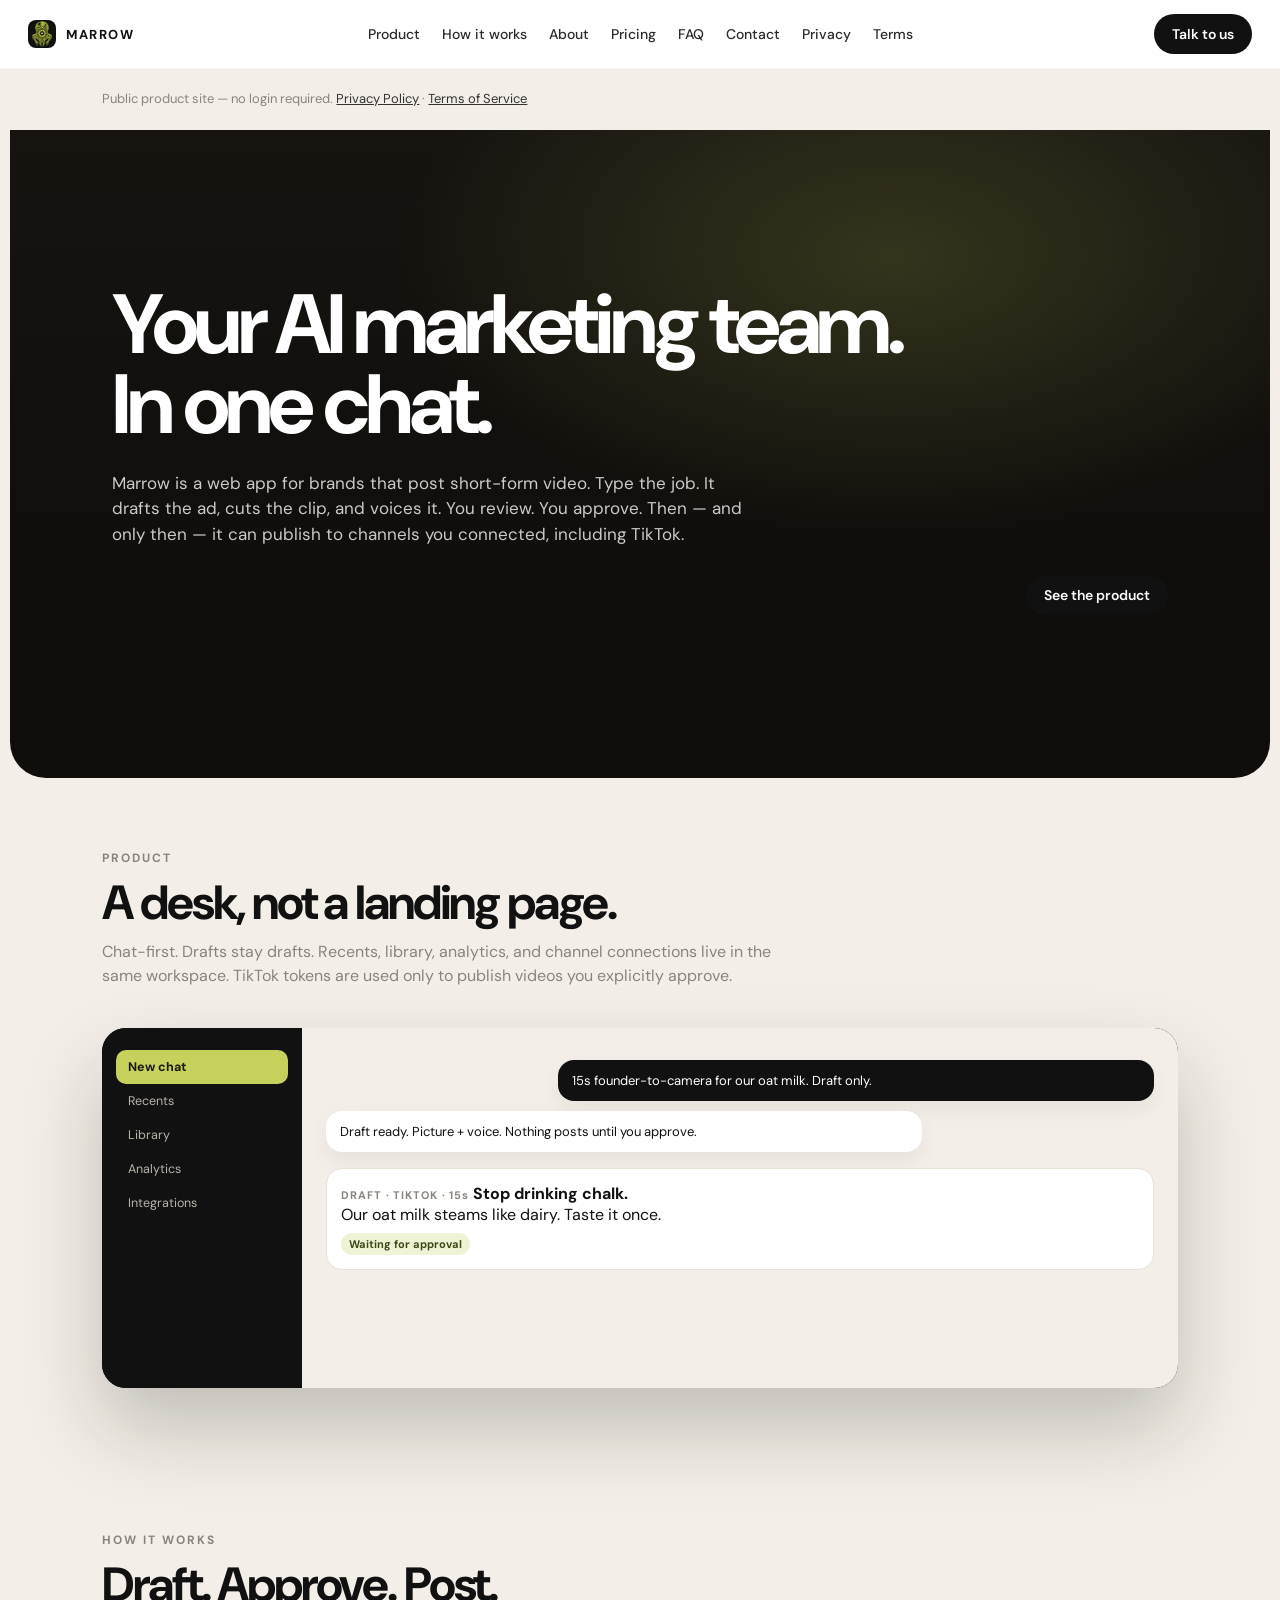
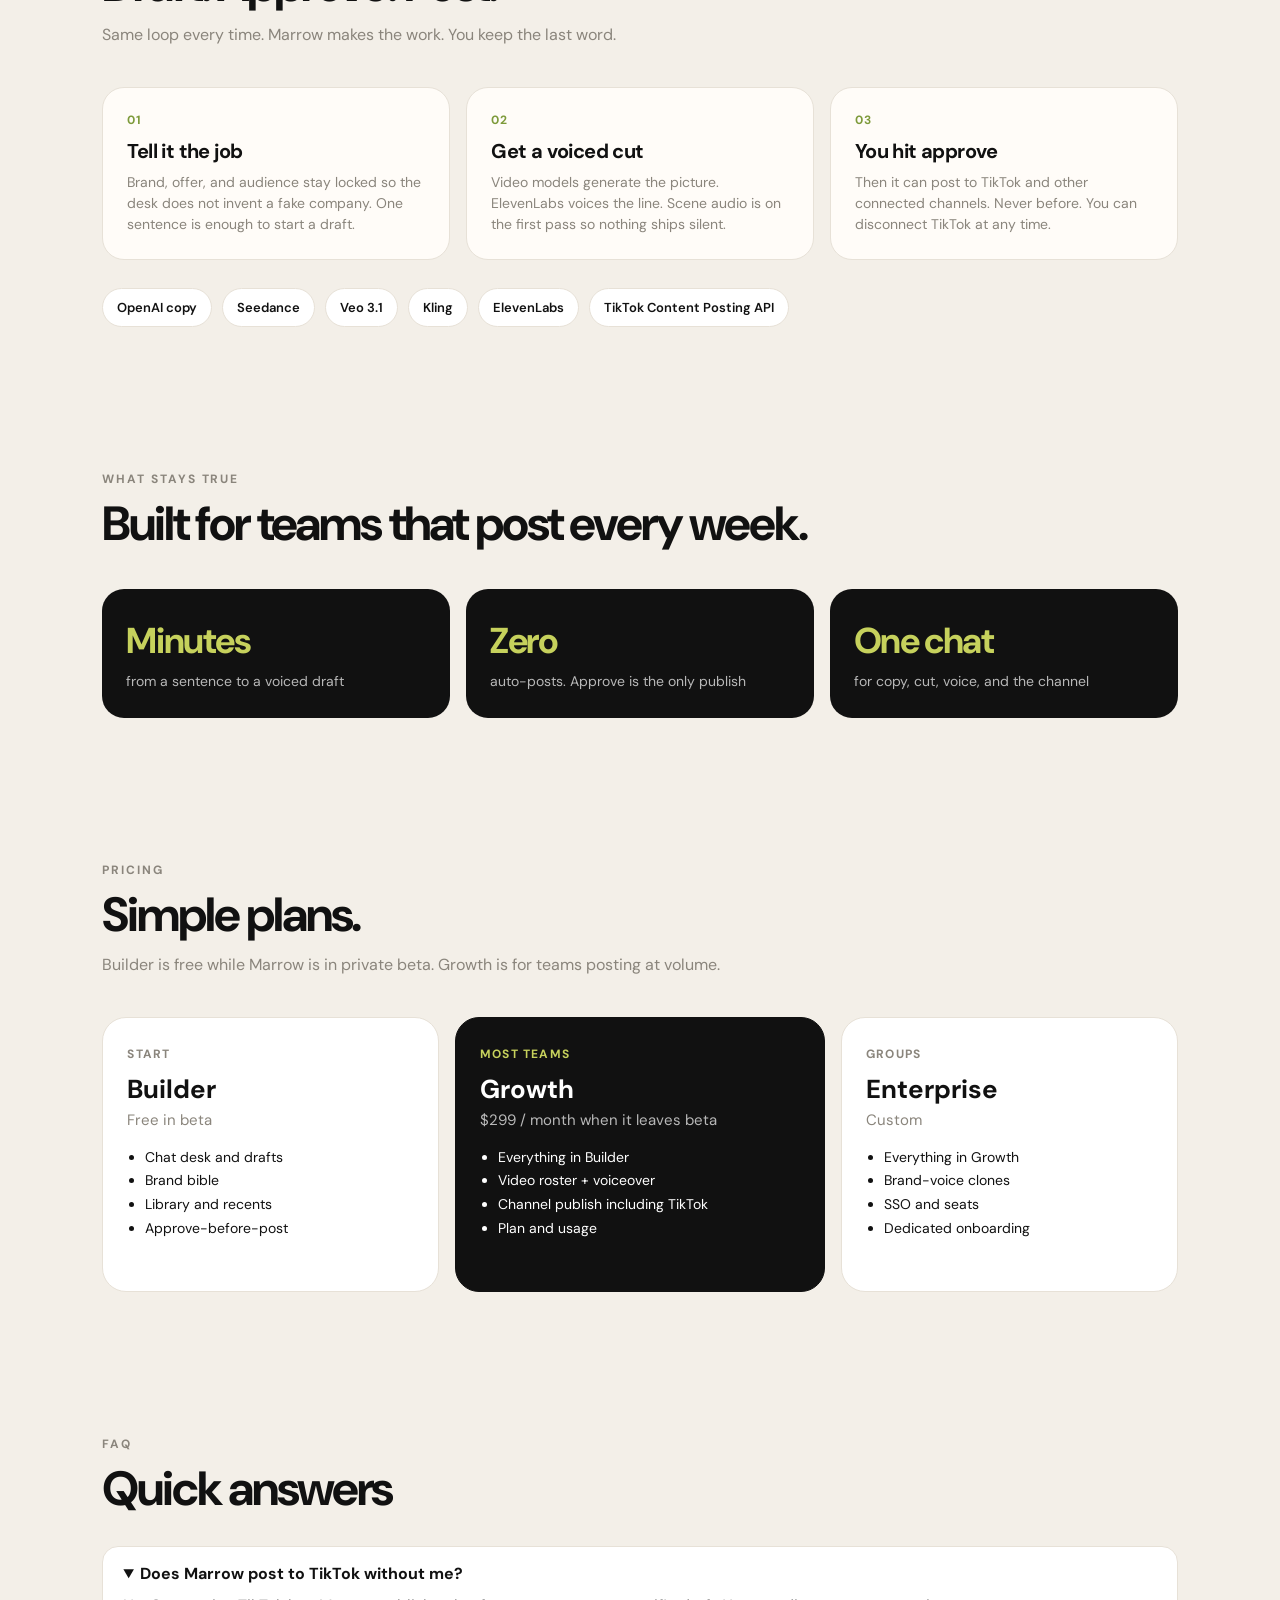
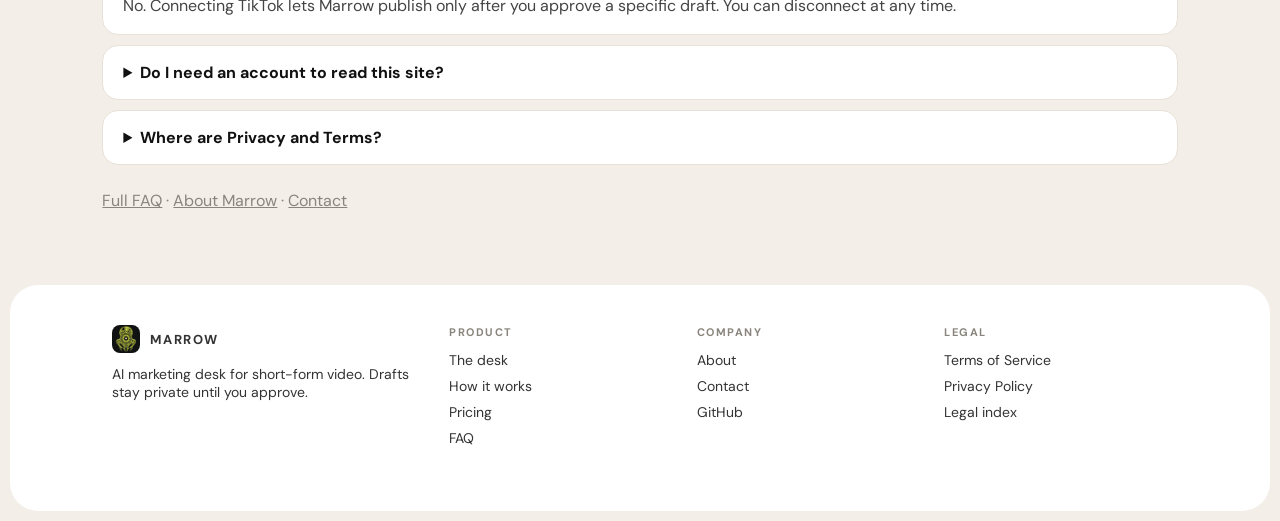
<file: index.html>
<!DOCTYPE html>
<html lang="en">
<head>
  <meta charset="utf-8" />
  <meta name="viewport" content="width=device-width, initial-scale=1" />
  <title>Marrow — AI marketing desk for short-form video</title>
  <meta name="description" content="Marrow is a web marketing desk. Chat drafts ads and videos. You approve. Then it can post to connected channels including TikTok. Nothing goes live without you." />
  <meta name="tiktok-developers-site-verification" content="O2jR7c7999JDZFIvJGKu94MmIPoQNdWI" />
  <link rel="icon" href="brand/logo-256.png" />
  <link rel="preconnect" href="https://fonts.googleapis.com" />
  <link rel="preconnect" href="https://fonts.gstatic.com" crossorigin />
  <link href="https://fonts.googleapis.com/css2?family=DM+Sans:ital,opsz,wght@0,9..40,400;0,9..40,500;0,9..40,600;0,9..40,700&display=swap" rel="stylesheet" />
  <link rel="stylesheet" href="styles.css" />
</head>
<body>
  <nav>
    <a class="brand" href="index.html"><span class="mark"><img src="brand/logo-256.png" alt="" /></span> MARROW</a>
    <div class="links">
      <a href="#product">Product</a>
      <a href="#how">How it works</a>
      <a href="about.html">About</a>
      <a href="#pricing">Pricing</a>
      <a href="faq.html">FAQ</a>
      <a href="contact.html">Contact</a>
      <a href="legal/privacy.html">Privacy</a>
      <a href="legal/terms.html">Terms</a>
    </div>
    <a class="pill" href="contact.html">Talk to us</a>
  </nav>

  <p class="legal-bar">Public product site — no login required. <a href="legal/privacy.html">Privacy Policy</a> · <a href="legal/terms.html">Terms of Service</a></p>

  <div class="hero-wrap">
    <div class="hero">
      <h1>Your AI marketing team. In one chat.</h1>
      <p class="lede">Marrow is a web app for brands that post short-form video. Type the job. It drafts the ad, cuts the clip, and voices it. You review. You approve. Then — and only then — it can publish to channels you connected, including TikTok.</p>
      <a class="pill" href="#product">See the product</a>
    </div>
  </div>

  <section id="product">
    <p class="kicker">Product</p>
    <h2>A desk, not a landing page.</h2>
    <p class="sub">Chat-first. Drafts stay drafts. Recents, library, analytics, and channel connections live in the same workspace. TikTok tokens are used only to publish videos you explicitly approve.</p>
    <div class="screen" aria-hidden="true">
      <div class="screen-side">
        <div class="row on">New chat</div>
        <div class="row">Recents</div>
        <div class="row">Library</div>
        <div class="row">Analytics</div>
        <div class="row">Integrations</div>
      </div>
      <div class="screen-main">
        <div class="bubble me">15s founder-to-camera for our oat milk. Draft only.</div>
        <div class="bubble">Draft ready. Picture + voice. Nothing posts until you approve.</div>
        <div class="card-ad">
          <small>DRAFT · TIKTOK · 15s</small>
          <b>Stop drinking chalk.</b>
          <div>Our oat milk steams like dairy. Taste it once.</div>
          <span class="chip">Waiting for approval</span>
        </div>
      </div>
    </div>
  </section>

  <section id="how">
    <p class="kicker">How it works</p>
    <h2>Draft. Approve. Post.</h2>
    <p class="sub">Same loop every time. Marrow makes the work. You keep the last word.</p>
    <div class="grid3">
      <div class="tile">
        <n>01</n>
        <h3>Tell it the job</h3>
        <p>Brand, offer, and audience stay locked so the desk does not invent a fake company. One sentence is enough to start a draft.</p>
      </div>
      <div class="tile">
        <n>02</n>
        <h3>Get a voiced cut</h3>
        <p>Video models generate the picture. ElevenLabs voices the line. Scene audio is on the first pass so nothing ships silent.</p>
      </div>
      <div class="tile">
        <n>03</n>
        <h3>You hit approve</h3>
        <p>Then it can post to TikTok and other connected channels. Never before. You can disconnect TikTok at any time.</p>
      </div>
    </div>
    <div class="models">
      <span>OpenAI copy</span>
      <span>Seedance</span>
      <span>Veo 3.1</span>
      <span>Kling</span>
      <span>ElevenLabs</span>
      <span>TikTok Content Posting API</span>
    </div>
  </section>

  <section>
    <p class="kicker">What stays true</p>
    <h2>Built for teams that post every week.</h2>
    <div class="stats">
      <div class="stat"><b>Minutes</b><span>from a sentence to a voiced draft</span></div>
      <div class="stat"><b>Zero</b><span>auto-posts. Approve is the only publish</span></div>
      <div class="stat"><b>One chat</b><span>for copy, cut, voice, and the channel</span></div>
    </div>
  </section>

  <section id="pricing">
    <p class="kicker">Pricing</p>
    <h2>Simple plans.</h2>
    <p class="sub">Builder is free while Marrow is in private beta. Growth is for teams posting at volume.</p>
    <div class="plans">
      <div class="plan">
        <div class="tag">Start</div>
        <h3>Builder</h3>
        <div class="price">Free in beta</div>
        <ul>
          <li>Chat desk and drafts</li>
          <li>Brand bible</li>
          <li>Library and recents</li>
          <li>Approve-before-post</li>
        </ul>
      </div>
      <div class="plan feat">
        <div class="tag">Most teams</div>
        <h3>Growth</h3>
        <div class="price">$299 / month when it leaves beta</div>
        <ul>
          <li>Everything in Builder</li>
          <li>Video roster + voiceover</li>
          <li>Channel publish including TikTok</li>
          <li>Plan and usage</li>
        </ul>
      </div>
      <div class="plan">
        <div class="tag">Groups</div>
        <h3>Enterprise</h3>
        <div class="price">Custom</div>
        <ul>
          <li>Everything in Growth</li>
          <li>Brand-voice clones</li>
          <li>SSO and seats</li>
          <li>Dedicated onboarding</li>
        </ul>
      </div>
    </div>
  </section>

  <section>
    <p class="kicker">FAQ</p>
    <h2>Quick answers</h2>
    <div class="faq">
      <details open>
        <summary>Does Marrow post to TikTok without me?</summary>
        <p>No. Connecting TikTok lets Marrow publish only after you approve a specific draft. You can disconnect at any time.</p>
      </details>
      <details>
        <summary>Do I need an account to read this site?</summary>
        <p>No. This homepage, About, FAQ, Contact, Privacy Policy, and Terms of Service are public.</p>
      </details>
      <details>
        <summary>Where are Privacy and Terms?</summary>
        <p><a href="legal/privacy.html">Privacy Policy</a> and <a href="legal/terms.html">Terms of Service</a> are linked in the header and footer of every page.</p>
      </details>
    </div>
    <p class="sub" style="margin-top:24px"><a href="faq.html">Full FAQ</a> · <a href="about.html">About Marrow</a> · <a href="contact.html">Contact</a></p>
  </section>

  <footer>
    <div>
      <a class="brand" href="index.html"><span class="mark"><img src="brand/logo-256.png" alt="" /></span> MARROW</a>
      <p style="margin-top:12px">AI marketing desk for short-form video. Drafts stay private until you approve.</p>
    </div>
    <div>
      <b>Product</b>
      <a href="#product">The desk</a>
      <a href="#how">How it works</a>
      <a href="#pricing">Pricing</a>
      <a href="faq.html">FAQ</a>
    </div>
    <div>
      <b>Company</b>
      <a href="about.html">About</a>
      <a href="contact.html">Contact</a>
      <a href="https://github.com/jefffleurima/Marrow">GitHub</a>
    </div>
    <div>
      <b>Legal</b>
      <a href="legal/terms.html">Terms of Service</a>
      <a href="legal/privacy.html">Privacy Policy</a>
      <a href="legal/index.html">Legal index</a>
    </div>
  </footer>
</body>
</html>
</file>
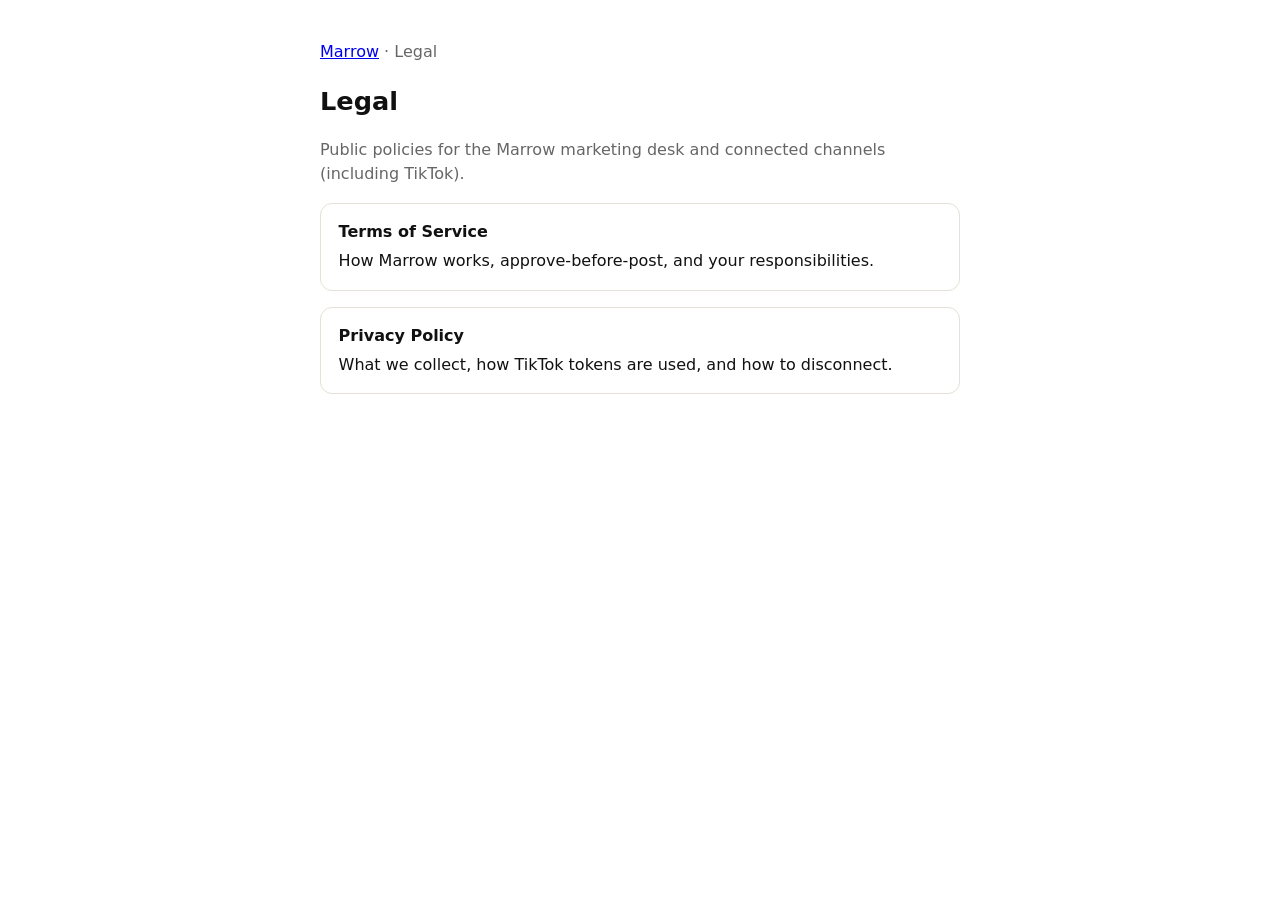
<file: legal/index.html>
<!DOCTYPE html>
<html lang="en">
<head>
  <meta charset="utf-8" />
  <meta name="viewport" content="width=device-width, initial-scale=1" />
  <title>Marrow — Legal</title>
  <meta name="tiktok-developers-site-verification" content="ewTDggG4c1Nw4Gv41tHzW9TSoLme8Jwg" />
  <style>
    body { font-family: system-ui, sans-serif; max-width: 40rem; margin: 2.5rem auto; padding: 0 1.25rem; color: #111; line-height: 1.55; }
    h1 { font-size: 1.6rem; margin-bottom: 0.35rem; }
    .muted { color: #666; }
    a.card {
      display: block; margin: 1rem 0; padding: 1rem 1.1rem;
      border: 1px solid #e5e0d8; border-radius: 12px; text-decoration: none; color: inherit;
    }
    a.card:hover { border-color: #111; }
    a.card b { display: block; margin-bottom: 0.25rem; }
  </style>
</head>
<body>
  <p class="muted"><a href="../">Marrow</a> · Legal</p>
  <h1>Legal</h1>
  <p class="muted">Public policies for the Marrow marketing desk and connected channels (including TikTok).</p>
  <a class="card" href="terms.html"><b>Terms of Service</b> How Marrow works, approve-before-post, and your responsibilities.</a>
  <a class="card" href="privacy.html"><b>Privacy Policy</b> What we collect, how TikTok tokens are used, and how to disconnect.</a>
</body>
</html>
</file>
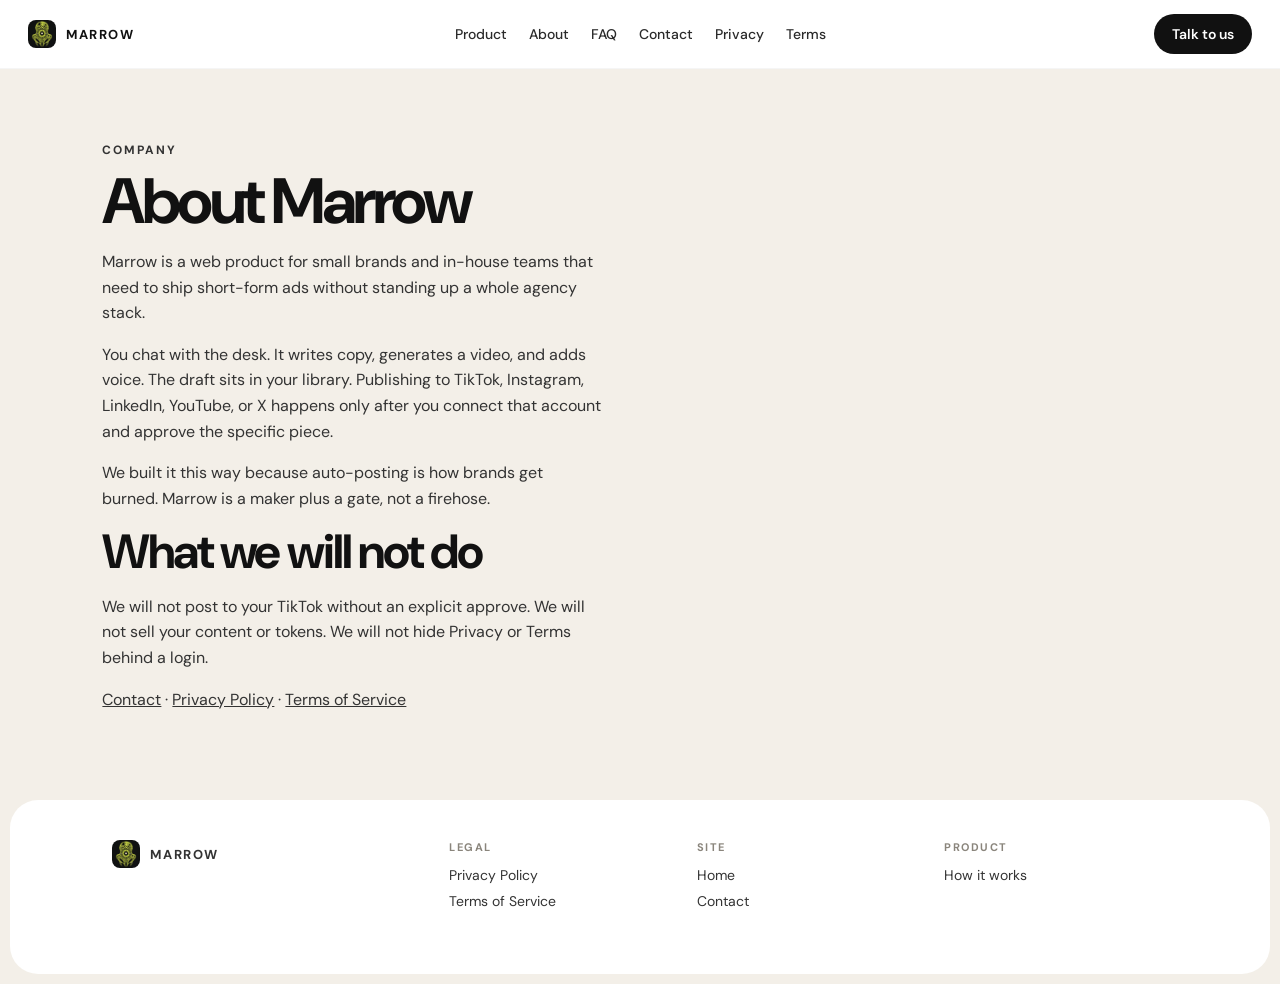
<file: about.html>
<!DOCTYPE html>
<html lang="en">
<head>
  <meta charset="utf-8" />
  <meta name="viewport" content="width=device-width, initial-scale=1" />
  <title>About Marrow</title>
  <meta name="description" content="Marrow is an AI marketing desk that drafts short-form video. Humans approve before anything posts to TikTok or other channels." />
  <meta name="tiktok-developers-site-verification" content="O2jR7c7999JDZFIvJGKu94MmIPoQNdWI" />
  <link rel="icon" href="brand/logo-256.png" />
  <link rel="stylesheet" href="styles.css" />
  <link href="https://fonts.googleapis.com/css2?family=DM+Sans:wght@400;500;600;700&display=swap" rel="stylesheet" />
</head>
<body>
  <nav>
    <a class="brand" href="index.html"><span class="mark"><img src="brand/logo-256.png" alt="" /></span> MARROW</a>
    <div class="links">
      <a href="index.html#product">Product</a>
      <a href="about.html">About</a>
      <a href="faq.html">FAQ</a>
      <a href="contact.html">Contact</a>
      <a href="legal/privacy.html">Privacy</a>
      <a href="legal/terms.html">Terms</a>
    </div>
    <a class="pill" href="contact.html">Talk to us</a>
  </nav>
  <section class="prose">
    <p class="kicker">Company</p>
    <h1 style="font-size:clamp(36px,5vw,64px)">About Marrow</h1>
    <p>Marrow is a web product for small brands and in-house teams that need to ship short-form ads without standing up a whole agency stack.</p>
    <p>You chat with the desk. It writes copy, generates a video, and adds voice. The draft sits in your library. Publishing to TikTok, Instagram, LinkedIn, YouTube, or X happens only after you connect that account and approve the specific piece.</p>
    <p>We built it this way because auto-posting is how brands get burned. Marrow is a maker plus a gate, not a firehose.</p>
    <h2>What we will not do</h2>
    <p>We will not post to your TikTok without an explicit approve. We will not sell your content or tokens. We will not hide Privacy or Terms behind a login.</p>
    <p><a href="contact.html">Contact</a> · <a href="legal/privacy.html">Privacy Policy</a> · <a href="legal/terms.html">Terms of Service</a></p>
  </section>
  <footer>
    <div>
      <a class="brand" href="index.html"><span class="mark"><img src="brand/logo-256.png" alt="" /></span> MARROW</a>
    </div>
    <div><b>Legal</b><a href="legal/privacy.html">Privacy Policy</a><a href="legal/terms.html">Terms of Service</a></div>
    <div><b>Site</b><a href="index.html">Home</a><a href="contact.html">Contact</a></div>
    <div><b>Product</b><a href="index.html#how">How it works</a></div>
  </footer>
</body>
</html>
</file>
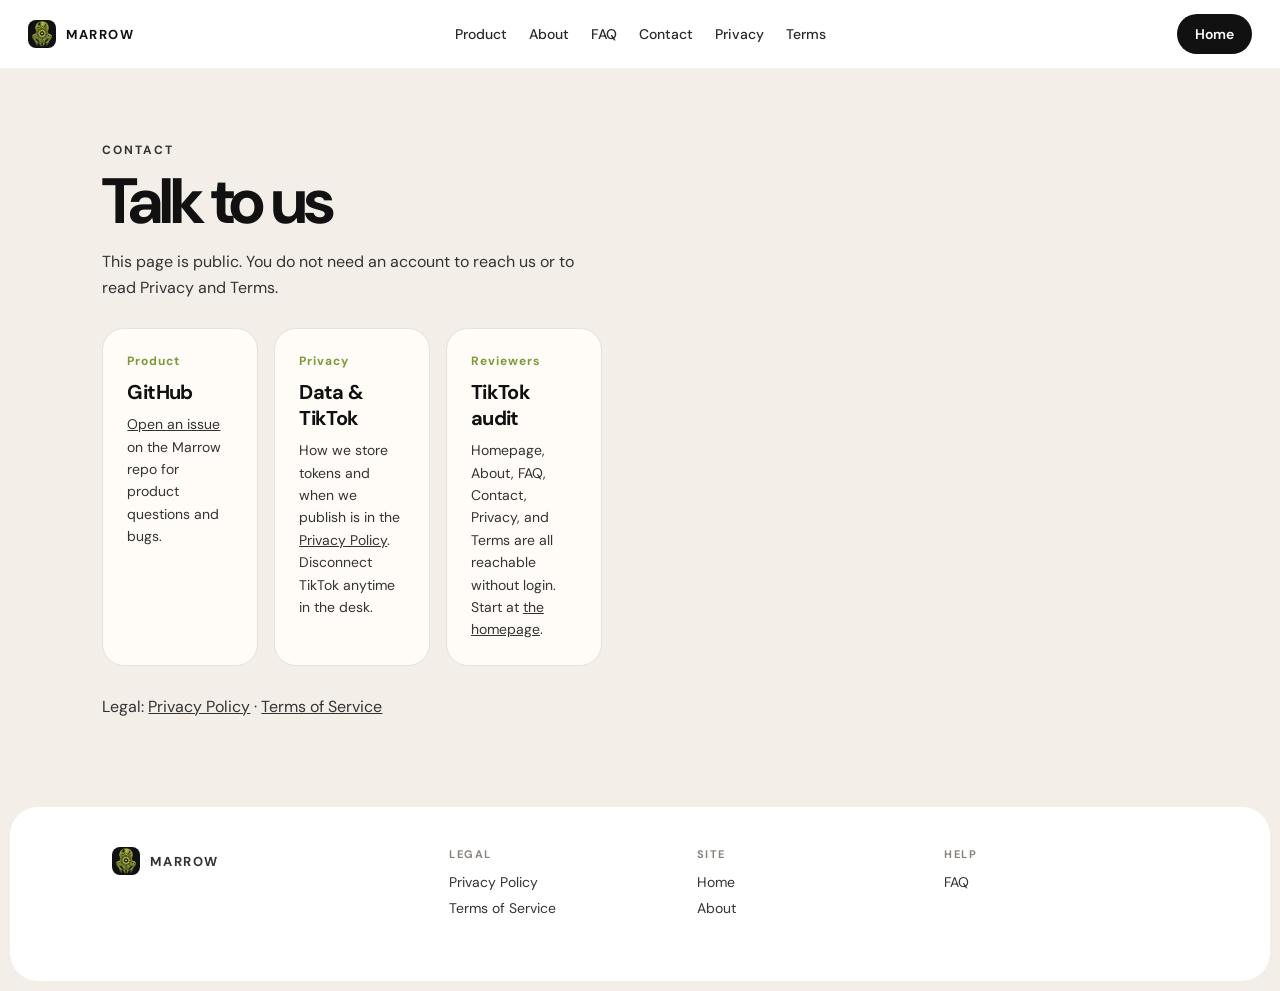
<file: contact.html>
<!DOCTYPE html>
<html lang="en">
<head>
  <meta charset="utf-8" />
  <meta name="viewport" content="width=device-width, initial-scale=1" />
  <title>Contact Marrow</title>
  <meta name="description" content="Contact Marrow about the product, privacy, or TikTok integration. This page does not require a login." />
  <meta name="tiktok-developers-site-verification" content="O2jR7c7999JDZFIvJGKu94MmIPoQNdWI" />
  <link rel="icon" href="brand/logo-256.png" />
  <link rel="stylesheet" href="styles.css" />
  <link href="https://fonts.googleapis.com/css2?family=DM+Sans:wght@400;500;600;700&display=swap" rel="stylesheet" />
</head>
<body>
  <nav>
    <a class="brand" href="index.html"><span class="mark"><img src="brand/logo-256.png" alt="" /></span> MARROW</a>
    <div class="links">
      <a href="index.html#product">Product</a>
      <a href="about.html">About</a>
      <a href="faq.html">FAQ</a>
      <a href="contact.html">Contact</a>
      <a href="legal/privacy.html">Privacy</a>
      <a href="legal/terms.html">Terms</a>
    </div>
    <a class="pill" href="index.html">Home</a>
  </nav>
  <section class="prose">
    <p class="kicker">Contact</p>
    <h1 style="font-size:clamp(36px,5vw,64px)">Talk to us</h1>
    <p>This page is public. You do not need an account to reach us or to read Privacy and Terms.</p>
    <div class="grid3" style="margin-top:28px">
      <div class="tile">
        <n>Product</n>
        <h3>GitHub</h3>
        <p><a href="https://github.com/jefffleurima/Marrow/issues">Open an issue</a> on the Marrow repo for product questions and bugs.</p>
      </div>
      <div class="tile">
        <n>Privacy</n>
        <h3>Data &amp; TikTok</h3>
        <p>How we store tokens and when we publish is in the <a href="legal/privacy.html">Privacy Policy</a>. Disconnect TikTok anytime in the desk.</p>
      </div>
      <div class="tile">
        <n>Reviewers</n>
        <h3>TikTok audit</h3>
        <p>Homepage, About, FAQ, Contact, Privacy, and Terms are all reachable without login. Start at <a href="index.html">the homepage</a>.</p>
      </div>
    </div>
    <p style="margin-top:28px">Legal: <a href="legal/privacy.html">Privacy Policy</a> · <a href="legal/terms.html">Terms of Service</a></p>
  </section>
  <footer>
    <div><a class="brand" href="index.html"><span class="mark"><img src="brand/logo-256.png" alt="" /></span> MARROW</a></div>
    <div><b>Legal</b><a href="legal/privacy.html">Privacy Policy</a><a href="legal/terms.html">Terms of Service</a></div>
    <div><b>Site</b><a href="index.html">Home</a><a href="about.html">About</a></div>
    <div><b>Help</b><a href="faq.html">FAQ</a></div>
  </footer>
</body>
</html>
</file>
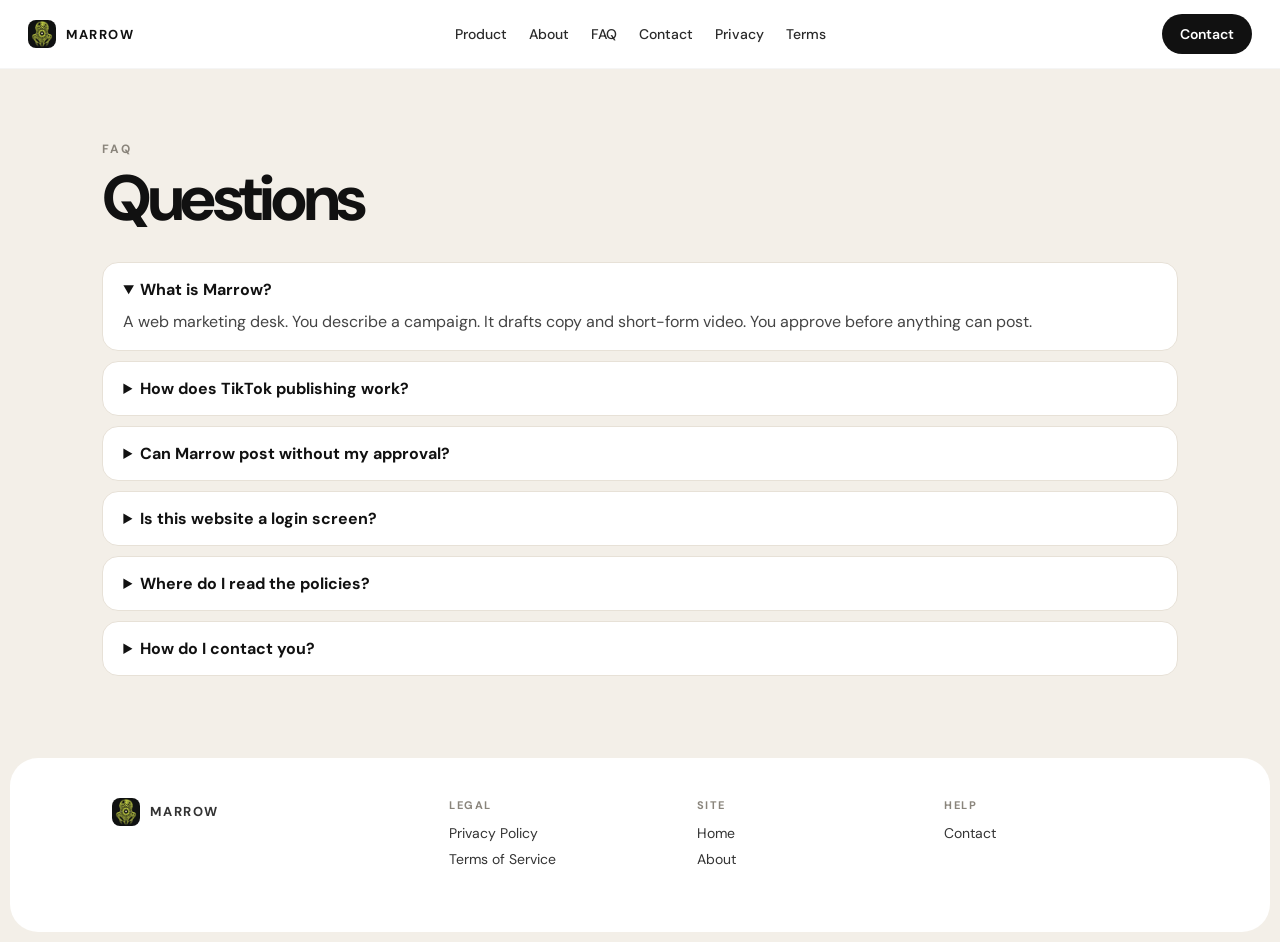
<file: faq.html>
<!DOCTYPE html>
<html lang="en">
<head>
  <meta charset="utf-8" />
  <meta name="viewport" content="width=device-width, initial-scale=1" />
  <title>Marrow FAQ</title>
  <meta name="description" content="Frequently asked questions about Marrow, drafts, approval, and TikTok publishing." />
  <meta name="tiktok-developers-site-verification" content="O2jR7c7999JDZFIvJGKu94MmIPoQNdWI" />
  <link rel="icon" href="brand/logo-256.png" />
  <link rel="stylesheet" href="styles.css" />
  <link href="https://fonts.googleapis.com/css2?family=DM+Sans:wght@400;500;600;700&display=swap" rel="stylesheet" />
</head>
<body>
  <nav>
    <a class="brand" href="index.html"><span class="mark"><img src="brand/logo-256.png" alt="" /></span> MARROW</a>
    <div class="links">
      <a href="index.html#product">Product</a>
      <a href="about.html">About</a>
      <a href="faq.html">FAQ</a>
      <a href="contact.html">Contact</a>
      <a href="legal/privacy.html">Privacy</a>
      <a href="legal/terms.html">Terms</a>
    </div>
    <a class="pill" href="contact.html">Contact</a>
  </nav>
  <section>
    <p class="kicker">FAQ</p>
    <h1 style="font-size:clamp(36px,5vw,64px)">Questions</h1>
    <div class="faq">
      <details open>
        <summary>What is Marrow?</summary>
        <p>A web marketing desk. You describe a campaign. It drafts copy and short-form video. You approve before anything can post.</p>
      </details>
      <details>
        <summary>How does TikTok publishing work?</summary>
        <p>You connect a TikTok account with OAuth. Marrow stores tokens to publish videos you approve. Unaudited apps post as private (SELF_ONLY) until TikTok completes app review. You can disconnect anytime.</p>
      </details>
      <details>
        <summary>Can Marrow post without my approval?</summary>
        <p>No. Approve is the only publish path.</p>
      </details>
      <details>
        <summary>Is this website a login screen?</summary>
        <p>No. The homepage, About, FAQ, Contact, Privacy Policy, and Terms of Service are public. The signed-in desk is a separate app surface.</p>
      </details>
      <details>
        <summary>Where do I read the policies?</summary>
        <p><a href="legal/privacy.html">Privacy Policy</a> and <a href="legal/terms.html">Terms of Service</a>.</p>
      </details>
      <details>
        <summary>How do I contact you?</summary>
        <p>See <a href="contact.html">Contact</a> or open a GitHub issue.</p>
      </details>
    </div>
  </section>
  <footer>
    <div><a class="brand" href="index.html"><span class="mark"><img src="brand/logo-256.png" alt="" /></span> MARROW</a></div>
    <div><b>Legal</b><a href="legal/privacy.html">Privacy Policy</a><a href="legal/terms.html">Terms of Service</a></div>
    <div><b>Site</b><a href="index.html">Home</a><a href="about.html">About</a></div>
    <div><b>Help</b><a href="contact.html">Contact</a></div>
  </footer>
</body>
</html>
</file>
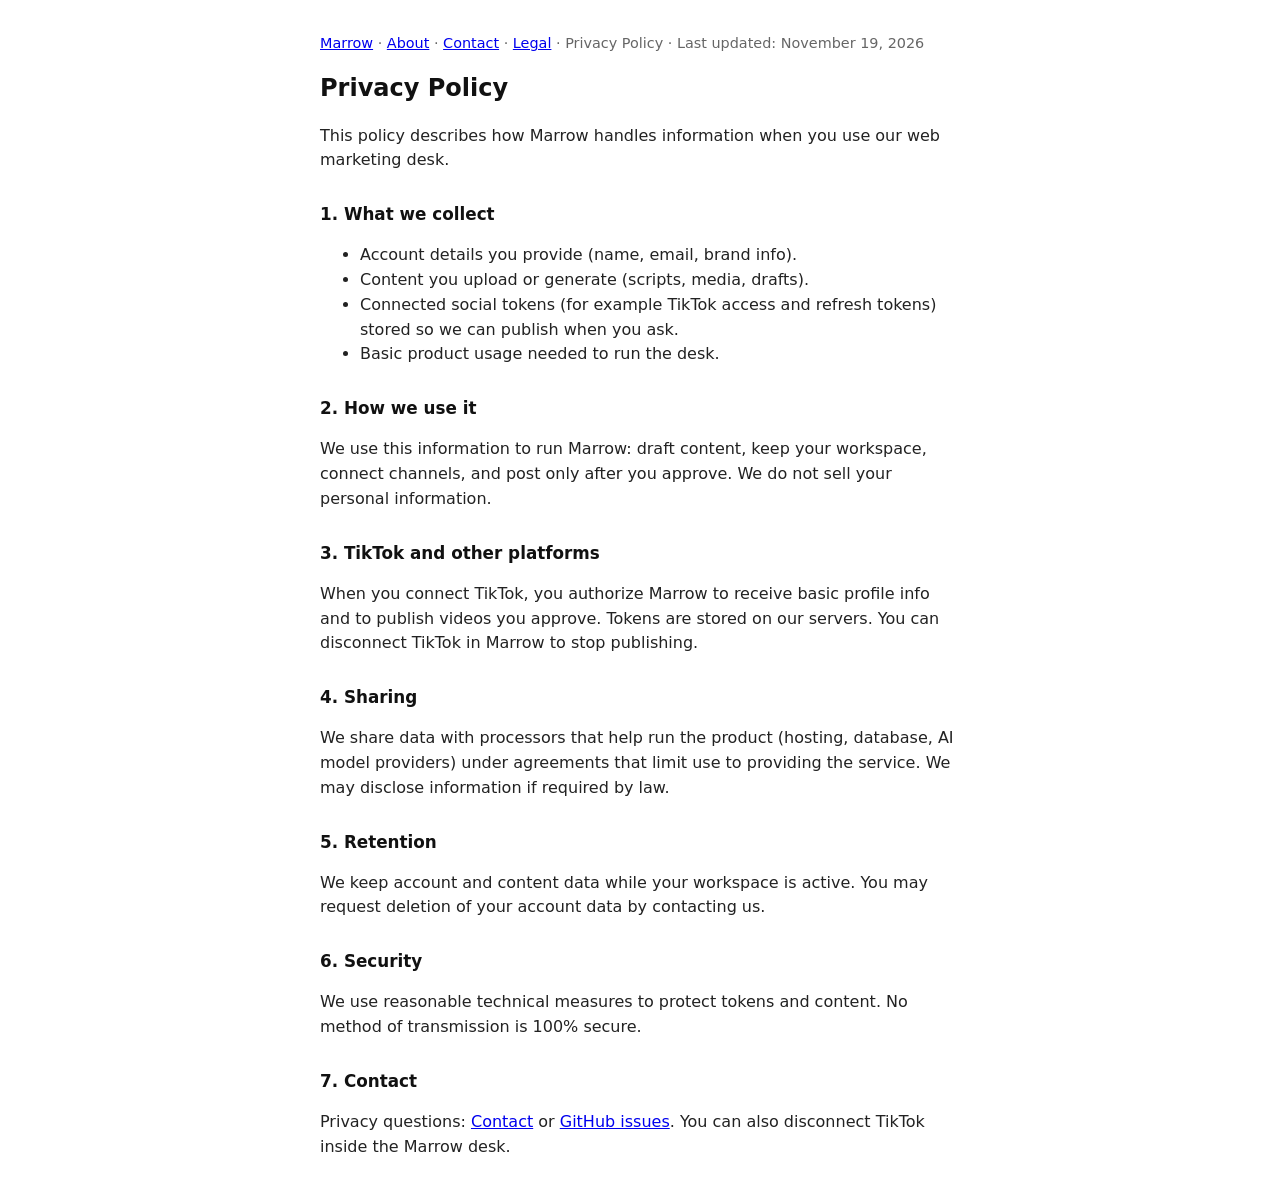
<file: legal/privacy.html>
<!DOCTYPE html>
<html lang="en">
<head>
  <meta charset="utf-8" />
  <meta name="viewport" content="width=device-width, initial-scale=1" />
  <title>Marrow — Privacy Policy</title>
  <meta name="tiktok-developers-site-verification" content="ewTDggG4c1Nw4Gv41tHzW9TSoLme8Jwg" />
  <style>
    body { font-family: system-ui, sans-serif; max-width: 40rem; margin: 2rem auto; padding: 0 1.25rem; line-height: 1.55; color: #111; }
    h1 { font-size: 1.5rem; }
    h2 { font-size: 1.05rem; margin-top: 1.75rem; }
    p, li { color: #222; }
    .muted { color: #666; font-size: 0.9rem; }
  </style>
</head>
<body>
  <p class="muted"><a href="../index.html">Marrow</a> · <a href="../about.html">About</a> · <a href="../contact.html">Contact</a> · <a href="./">Legal</a> · Privacy Policy · Last updated: November 19, 2026</p>
  <h1>Privacy Policy</h1>
  <p>This policy describes how Marrow handles information when you use our web marketing desk.</p>

  <h2>1. What we collect</h2>
  <ul>
    <li>Account details you provide (name, email, brand info).</li>
    <li>Content you upload or generate (scripts, media, drafts).</li>
    <li>Connected social tokens (for example TikTok access and refresh tokens) stored so we can publish when you ask.</li>
    <li>Basic product usage needed to run the desk.</li>
  </ul>

  <h2>2. How we use it</h2>
  <p>We use this information to run Marrow: draft content, keep your workspace, connect channels, and post only after you approve. We do not sell your personal information.</p>

  <h2>3. TikTok and other platforms</h2>
  <p>When you connect TikTok, you authorize Marrow to receive basic profile info and to publish videos you approve. Tokens are stored on our servers. You can disconnect TikTok in Marrow to stop publishing.</p>

  <h2>4. Sharing</h2>
  <p>We share data with processors that help run the product (hosting, database, AI model providers) under agreements that limit use to providing the service. We may disclose information if required by law.</p>

  <h2>5. Retention</h2>
  <p>We keep account and content data while your workspace is active. You may request deletion of your account data by contacting us.</p>

  <h2>6. Security</h2>
  <p>We use reasonable technical measures to protect tokens and content. No method of transmission is 100% secure.</p>

  <h2>7. Contact</h2>
  <p>Privacy questions: <a href="../contact.html">Contact</a> or <a href="https://github.com/jefffleurima/Marrow/issues">GitHub issues</a>. You can also disconnect TikTok inside the Marrow desk.</p>
</body>
</html>
</file>
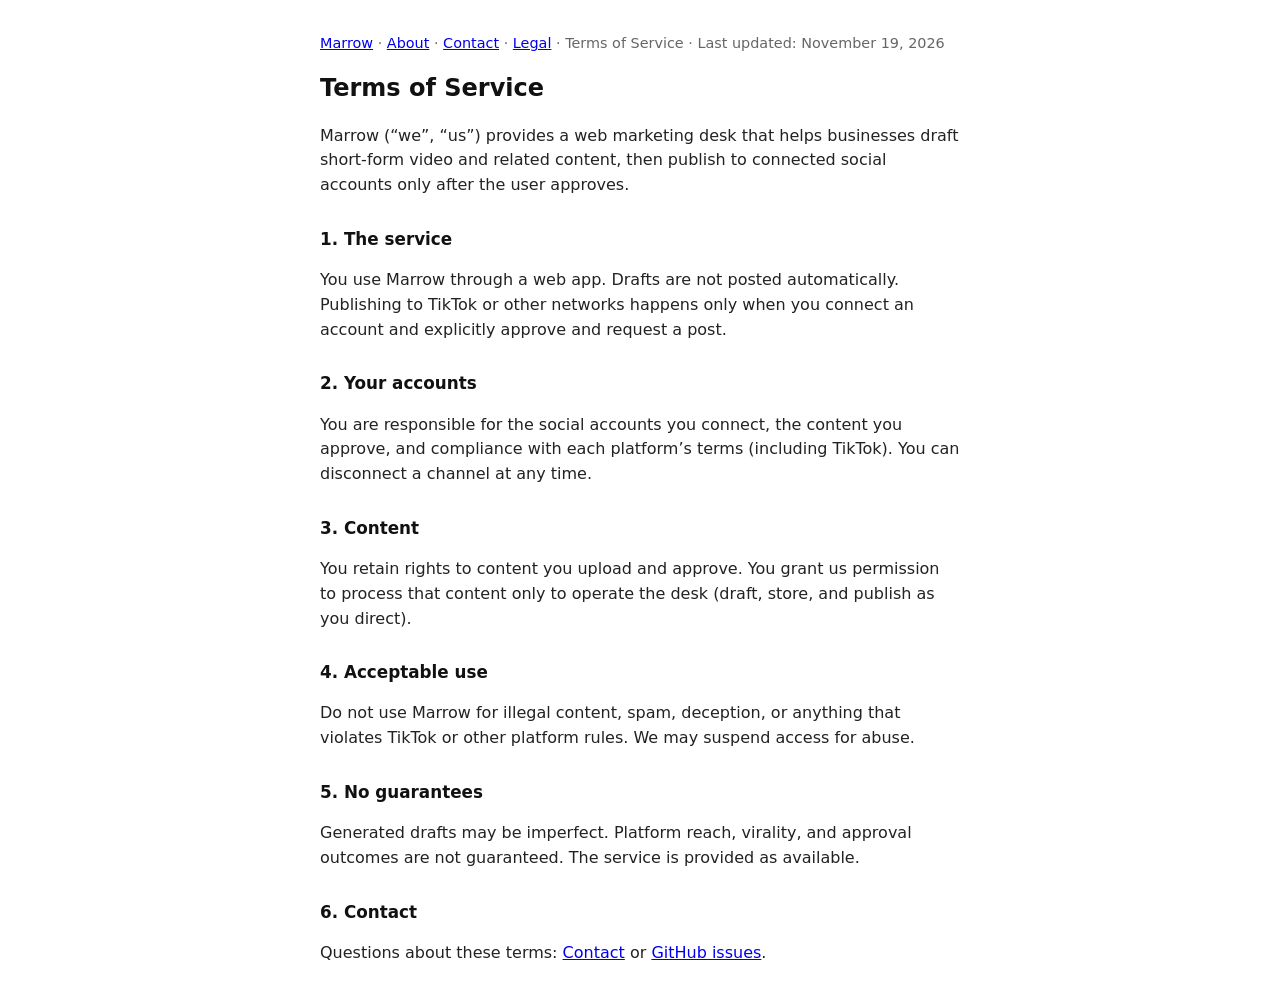
<file: legal/terms.html>
<!DOCTYPE html>
<html lang="en">
<head>
  <meta charset="utf-8" />
  <meta name="viewport" content="width=device-width, initial-scale=1" />
  <title>Marrow — Terms of Service</title>
  <meta name="tiktok-developers-site-verification" content="ewTDggG4c1Nw4Gv41tHzW9TSoLme8Jwg" />
  <style>
    body { font-family: system-ui, sans-serif; max-width: 40rem; margin: 2rem auto; padding: 0 1.25rem; line-height: 1.55; color: #111; }
    h1 { font-size: 1.5rem; }
    h2 { font-size: 1.05rem; margin-top: 1.75rem; }
    p, li { color: #222; }
    .muted { color: #666; font-size: 0.9rem; }
  </style>
</head>
<body>
  <p class="muted"><a href="../index.html">Marrow</a> · <a href="../about.html">About</a> · <a href="../contact.html">Contact</a> · <a href="./">Legal</a> · Terms of Service · Last updated: November 19, 2026</p>
  <h1>Terms of Service</h1>
  <p>Marrow (“we”, “us”) provides a web marketing desk that helps businesses draft short-form video and related content, then publish to connected social accounts only after the user approves.</p>

  <h2>1. The service</h2>
  <p>You use Marrow through a web app. Drafts are not posted automatically. Publishing to TikTok or other networks happens only when you connect an account and explicitly approve and request a post.</p>

  <h2>2. Your accounts</h2>
  <p>You are responsible for the social accounts you connect, the content you approve, and compliance with each platform’s terms (including TikTok). You can disconnect a channel at any time.</p>

  <h2>3. Content</h2>
  <p>You retain rights to content you upload and approve. You grant us permission to process that content only to operate the desk (draft, store, and publish as you direct).</p>

  <h2>4. Acceptable use</h2>
  <p>Do not use Marrow for illegal content, spam, deception, or anything that violates TikTok or other platform rules. We may suspend access for abuse.</p>

  <h2>5. No guarantees</h2>
  <p>Generated drafts may be imperfect. Platform reach, virality, and approval outcomes are not guaranteed. The service is provided as available.</p>

  <h2>6. Contact</h2>
  <p>Questions about these terms: <a href="../contact.html">Contact</a> or <a href="https://github.com/jefffleurima/Marrow/issues">GitHub issues</a>.</p>
</body>
</html>
</file>
<file: styles.css>
:root {
  --cream: #f3efe8;
  --paper: #fffcf8;
  --ink: #111111;
  --muted: #8a857c;
  --line: #e7e1d7;
  --sage: #c6d15c;
  --sage-ink: #1a1a12;
  --good: #7d9a3a;
}
* { box-sizing: border-box; }
html, body { margin: 0; }
html { scroll-behavior: smooth; }
body {
  font-family: "DM Sans", "Avenir Next", "Segoe UI", sans-serif;
  color: var(--ink);
  background: var(--cream);
}
a { color: inherit; }
nav {
  position: sticky; top: 0; z-index: 40;
  display: grid; grid-template-columns: 1fr auto 1fr;
  align-items: center; gap: 16px; padding: 14px 28px;
  background: #fff;
  border-bottom: 1px solid rgba(17,17,17,.04);
}
.brand {
  display: flex; align-items: center; gap: 10px;
  text-decoration: none; font-weight: 700; letter-spacing: .12em; font-size: 13px;
}
.mark {
  width: 28px; height: 28px; border-radius: 8px;
  overflow: hidden; flex: none; background: #0a0a0a;
}
.mark img { width: 100%; height: 100%; object-fit: cover; display: block; }
.links { display: flex; gap: 22px; font-size: 14px; font-weight: 500; flex-wrap: wrap; justify-content: center; }
.links a { text-decoration: none; color: #2a2a2a; }
.pill {
  display: inline-flex; align-items: center; justify-content: center;
  justify-self: end;
  height: 40px; padding: 0 18px; border-radius: 999px;
  background: var(--ink); color: #fff; text-decoration: none;
  font-size: 14px; font-weight: 600; border: 0; cursor: pointer;
}
.hero-wrap { padding: 10px 10px 0; }
.hero {
  position: relative; overflow: hidden;
  min-height: 72vh;
  border-radius: 0 0 36px 36px;
  background:
    radial-gradient(900px 500px at 70% 20%, rgba(198,209,92,.18), transparent 55%),
    linear-gradient(180deg, rgba(12,10,8,.25), rgba(12,10,8,.72) 70%),
    #1a1713;
  color: #fff;
  display: grid;
  align-content: center;
  padding: 72px 8vw 80px;
}
.hero > * { position: relative; z-index: 1; }
h1 {
  margin: 0 0 8px; font-size: clamp(42px, 7vw, 84px);
  letter-spacing: -.055em; line-height: .95; font-weight: 700; max-width: 14ch;
}
.lede {
  margin: 18px 0 28px; max-width: 38em;
  font-size: 17px; line-height: 1.5; color: rgba(255,255,255,.78);
}
section { padding: 72px 8vw; }
.kicker {
  font-size: 12px; font-weight: 700; letter-spacing: .16em;
  text-transform: uppercase; color: var(--muted); margin: 0 0 12px;
}
h2 { margin: 0 0 12px; font-size: clamp(28px, 4vw, 48px); letter-spacing: -.045em; line-height: 1.05; }
.sub { margin: 0; color: var(--muted); font-size: 16px; max-width: 42em; line-height: 1.5; }
.screen {
  margin-top: 40px; border-radius: 24px; overflow: hidden;
  background: #111; box-shadow: 0 40px 80px rgba(20,16,10,.22);
  display: grid; grid-template-columns: 200px 1fr; min-height: 360px;
}
.screen-side { background: #111; color: #f3efe8; padding: 22px 14px; }
.screen-side .row {
  display: flex; align-items: center; gap: 10px;
  padding: 9px 12px; border-radius: 10px; font-size: 12.5px; color: #b9b4ab;
}
.screen-side .row.on { background: var(--sage); color: var(--sage-ink); font-weight: 700; }
.screen-main { background: #f3efe8; padding: 22px 24px; min-width: 0; }
.bubble { max-width: 72%; background: #fff; border-radius: 16px; padding: 12px 14px; font-size: 13px; margin: 10px 0; box-shadow: 0 8px 20px rgba(40,32,20,.06); }
.bubble.me { margin-left: auto; background: #111; color: #fff; }
.card-ad { margin-top: 16px; background: #fff; border-radius: 16px; padding: 14px; border: 1px solid var(--line); }
.card-ad small { color: var(--muted); font-size: 11px; letter-spacing: .08em; font-weight: 700; }
.chip { display: inline-flex; margin-top: 8px; padding: 4px 8px; border-radius: 999px; background: #eef3d6; color: #3d4a16; font-size: 11px; font-weight: 700; }
.grid3 { display: grid; grid-template-columns: repeat(3, 1fr); gap: 16px; margin-top: 40px; }
.tile { background: var(--paper); border-radius: 22px; padding: 24px; border: 1px solid var(--line); }
.tile n { display: block; font-size: 12px; font-weight: 700; color: var(--good); margin-bottom: 10px; letter-spacing: .08em; }
.tile h3 { margin: 0 0 8px; font-size: 20px; letter-spacing: -.03em; }
.tile p { margin: 0; color: var(--muted); font-size: 14px; line-height: 1.5; }
.models { display: flex; flex-wrap: wrap; gap: 10px; margin-top: 28px; }
.models span { padding: 10px 14px; border-radius: 999px; background: #fff; border: 1px solid var(--line); font-size: 13px; font-weight: 600; }
.stats { display: grid; grid-template-columns: repeat(3, 1fr); gap: 16px; margin-top: 40px; }
.stat { background: #111; color: #fff; border-radius: 22px; padding: 28px 24px; }
.stat b { display: block; font-size: 36px; letter-spacing: -.04em; color: var(--sage); }
.stat span { display: block; margin-top: 8px; color: rgba(255,255,255,.7); font-size: 14px; }
.plans { display: grid; grid-template-columns: 1fr 1.1fr 1fr; gap: 16px; margin-top: 40px; }
.plan { background: #fff; border-radius: 24px; padding: 28px 24px; border: 1px solid var(--line); }
.plan.feat { background: #111; color: #fff; border-color: #111; }
.plan .tag { font-size: 12px; font-weight: 700; letter-spacing: .1em; text-transform: uppercase; color: var(--muted); }
.plan.feat .tag { color: var(--sage); }
.plan h3 { margin: 10px 0 4px; font-size: 26px; }
.plan .price { font-size: 15px; color: var(--muted); margin-bottom: 16px; }
.plan.feat .price { color: rgba(255,255,255,.7); }
.plan ul { margin: 0 0 22px; padding: 0 0 0 18px; font-size: 14px; line-height: 1.7; }
.faq { margin-top: 32px; }
.faq details { background: #fff; border: 1px solid var(--line); border-radius: 16px; padding: 16px 20px; margin: 0 0 10px; }
.faq summary { font-weight: 700; cursor: pointer; }
.faq p { margin: 10px 0 0; color: #444; line-height: 1.5; }
.prose { max-width: 44em; }
.prose p { line-height: 1.6; color: #333; }
footer {
  display: grid; grid-template-columns: 1.4fr 1fr 1fr 1fr;
  gap: 24px; padding: 40px 8vw 56px;
  background: #fff; border-radius: 28px; margin: 0 10px 10px;
}
footer b { display: block; font-size: 11px; letter-spacing: .14em; text-transform: uppercase; color: var(--muted); margin-bottom: 12px; }
footer a, footer p { display: block; text-decoration: none; color: #333; font-size: 14px; margin: 0 0 8px; }
.legal-bar { padding: 8px 8vw 0; font-size: 13px; color: var(--muted); }
.legal-bar a { color: #333; }
@media (max-width: 900px) {
  nav { grid-template-columns: 1fr auto; }
  .links { display: none; }
  .screen, .grid3, .stats, .plans, footer { grid-template-columns: 1fr; }
  .hero { min-height: 70vh; padding: 56px 28px 64px; border-radius: 0 0 24px 24px; }
}
</file>
